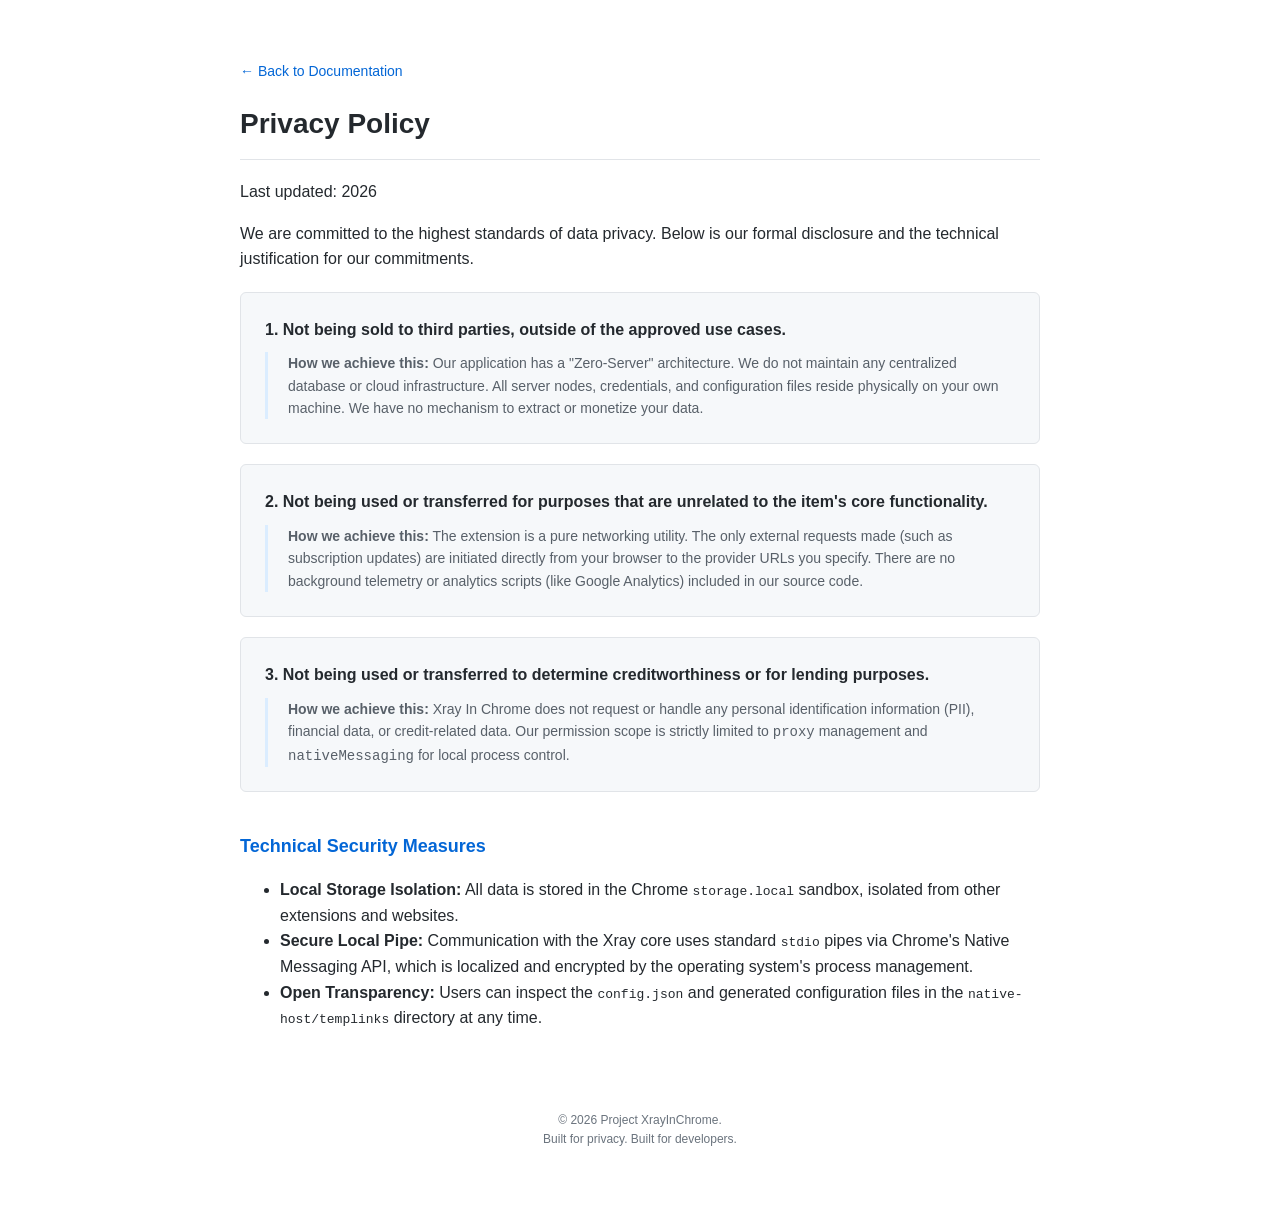
<file: docs/privacy.html>
<!DOCTYPE html>
<html lang="en">
<head>
    <meta charset="UTF-8">
    <meta name="viewport" content="width=device-width, initial-scale=1.0">
    <title>Privacy Policy | Xray In Chrome</title>
    <link rel="icon" type="image/png" href="extension/icons/32.png">
    <style>
        body {
            font-family: -apple-system, BlinkMacSystemFont, "Segoe UI", Helvetica, Arial, sans-serif;
            line-height: 1.6;
            color: #24292e;
            max-width: 800px;
            margin: 60px auto;
            padding: 0 40px;
            background: #ffffff;
        }
        h1 { font-size: 28px; border-bottom: 1px solid #e1e4e8; padding-bottom: 12px; }
        h2 { font-size: 18px; margin-top: 40px; color: #0366d6; }
        .commitment-group {
            border: 1px solid #e1e4e8;
            border-radius: 6px;
            padding: 24px;
            margin-top: 20px;
            background-color: #f6f8fa;
        }
        .declaration {
            font-weight: bold;
            font-size: 16px;
            display: block;
            margin-bottom: 10px;
            color: #24292e;
        }
        .explanation {
            font-size: 14px;
            color: #586069;
            padding-left: 20px;
            border-left: 3px solid #dbedff;
        }
        .back-link { font-size: 14px; color: #0366d6; text-decoration: none; display: block; margin-bottom: 20px; }
        footer { margin-top: 80px; font-size: 12px; color: #6a737d; text-align: center; }
    </style>
</head>
<body>

    <a href="index.html" class="back-link">&larr; Back to Documentation</a>
    
    <h1>Privacy Policy</h1>
    <p>Last updated: 2026</p>

    <p>We are committed to the highest standards of data privacy. Below is our formal disclosure and the technical justification for our commitments.</p>

    <div class="commitment-group">
        <span class="declaration">1. Not being sold to third parties, outside of the approved use cases.</span>
        <div class="explanation">
            <strong>How we achieve this:</strong> Our application has a "Zero-Server" architecture. We do not maintain any centralized database or cloud infrastructure. All server nodes, credentials, and configuration files reside physically on your own machine. We have no mechanism to extract or monetize your data.
        </div>
    </div>

    <div class="commitment-group">
        <span class="declaration">2. Not being used or transferred for purposes that are unrelated to the item's core functionality.</span>
        <div class="explanation">
            <strong>How we achieve this:</strong> The extension is a pure networking utility. The only external requests made (such as subscription updates) are initiated directly from your browser to the provider URLs you specify. There are no background telemetry or analytics scripts (like Google Analytics) included in our source code.
        </div>
    </div>

    <div class="commitment-group">
        <span class="declaration">3. Not being used or transferred to determine creditworthiness or for lending purposes.</span>
        <div class="explanation">
            <strong>How we achieve this:</strong> Xray In Chrome does not request or handle any personal identification information (PII), financial data, or credit-related data. Our permission scope is strictly limited to <code>proxy</code> management and <code>nativeMessaging</code> for local process control.
        </div>
    </div>

    <h2>Technical Security Measures</h2>
    <ul>
        <li><strong>Local Storage Isolation:</strong> All data is stored in the Chrome <code>storage.local</code> sandbox, isolated from other extensions and websites.</li>
        <li><strong>Secure Local Pipe:</strong> Communication with the Xray core uses standard <code>stdio</code> pipes via Chrome's Native Messaging API, which is localized and encrypted by the operating system's process management.</li>
        <li><strong>Open Transparency:</strong> Users can inspect the <code>config.json</code> and generated configuration files in the <code>native-host/templinks</code> directory at any time.</li>
    </ul>

    <footer>
        &copy; 2026 Project XrayInChrome. <br>
        Built for privacy. Built for developers.
    </footer>

</body>
</html>
</file>
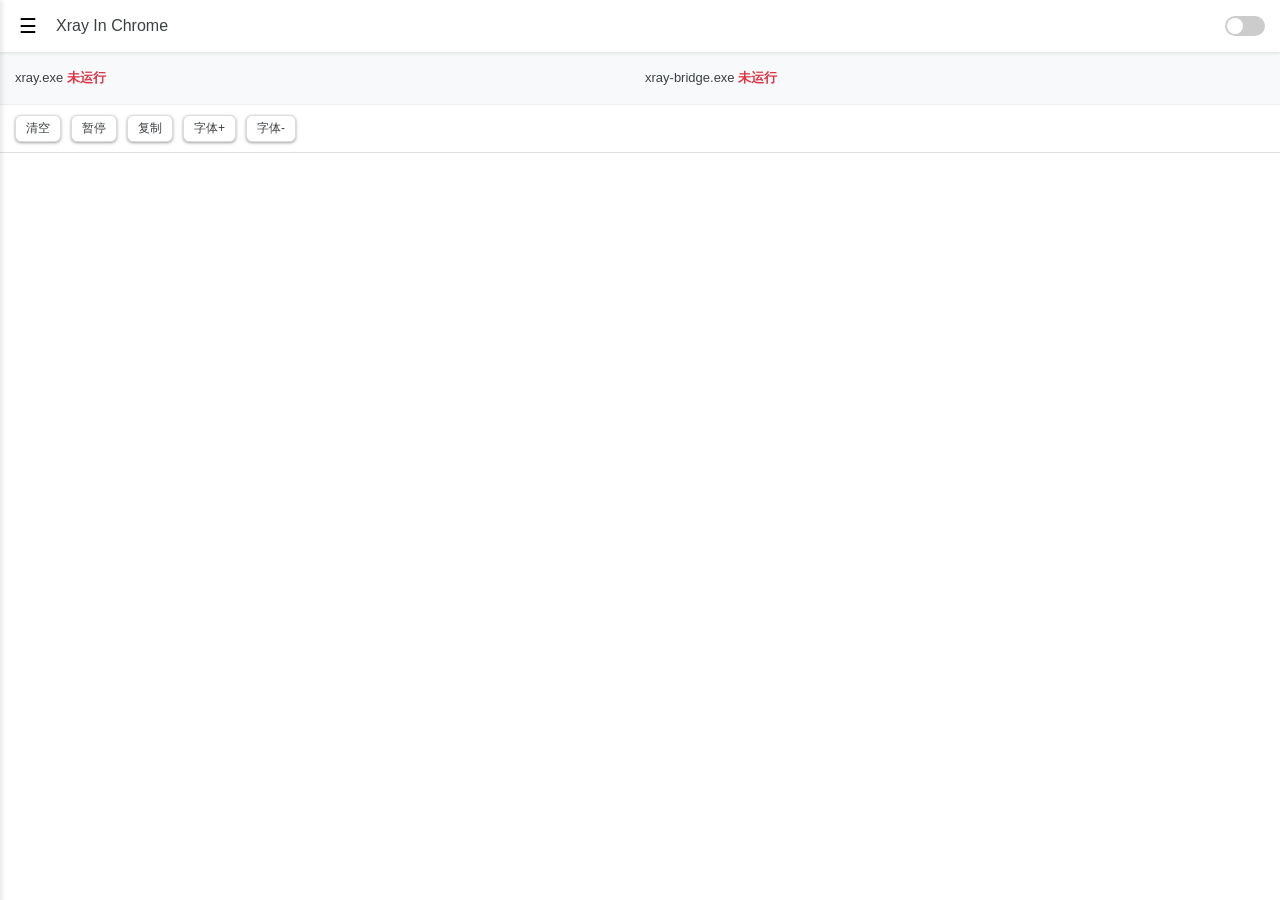
<file: extension/sidepanel.html>
<!DOCTYPE html>
<html>
<head>
  <meta charset="UTF-8">
  <meta name="viewport" content="width=device-width, initial-scale=1.0">
  <link rel="stylesheet" href="style.css">
</head>
<body>

  <!-- Header -->
  <header class="header">
    <div style="display: flex; align-items: center;">
      <button id="menuBtn" class="icon-btn" data-i18n-title="menu_title">☰</button>
      <div class="title" id="viewTitle">Xray In Chrome</div>
    </div>
    
    <!-- Top Right Controls -->
    <div class="header-controls">
      <label class="switch">
        <input type="checkbox" id="toggleSwitch">
        <span class="slider round"></span>
      </label>
    </div>
  </header>

  <!-- Navigation Menu (Drawer) -->
  <div id="navDrawer" class="nav-drawer">
    <nav>
      <a href="#" data-view="homeView" data-i18n="nav_home" class="nav-link active">首页</a>
      <a href="#" data-view="serverView" data-i18n="nav_server" class="nav-link">节点设置</a>
      <a href="#" data-view="subView" data-i18n="nav_sub" class="nav-link">订阅设置</a>
      <a href="#" data-view="settingsView" data-i18n="nav_settings" class="nav-link">系统设置</a>
      <a href="#" data-view="helpView" data-i18n="nav_help" class="nav-link">帮助说明</a>
    </nav>
  </div>
  <div id="overlay" class="overlay"></div>

  <main>
    <!-- Home View -->
    <section id="homeView" class="view active">
        <!-- 第一行：状态信息或活动节点 -->
        <div class="status-row">
            <div id="statusNormal" class="status-group">
                <div class="status-item">xray.exe <span id="xrayStatus" class="status-text stopped" data-i18n="status_stopped">未运行</span></div>
                <div class="status-item">xray-bridge.exe <span id="bridgeStatus" class="status-text stopped" data-i18n="status_stopped">未运行</span></div>
            </div>
            <div id="statusActive" class="status-active" style="display: none;">
                <span class="label" data-i18n="status_active_label">活动节点:</span>
                <span id="activeNodeDisplay" class="node-name-text">无</span>
            </div>
        </div>

        <!-- 第二行：日志控制按钮 -->
        <div class="log-controls">
            <button id="clearLogBtn" class="btn-sm" data-i18n="btn_log_clear">清空</button>
            <button id="pauseLogBtn" class="btn-sm" data-i18n="btn_log_pause">暂停</button>
            <button id="copyLogBtn" class="btn-sm" data-i18n="btn_log_copy">复制</button>
            <button id="fontPlusBtn" class="btn-sm" data-i18n="btn_font_plus" data-i18n-title="tooltip_font_plus">字体+</button>
            <button id="fontMinusBtn" class="btn-sm" data-i18n="btn_font_minus" data-i18n-title="tooltip_font_minus">字体-</button>
        </div>

        <!-- 剩余部分：日志打印区 -->
        <div class="log-container">
            <pre id="output"></pre>
        </div>
    </section>

    <!-- Server View -->
    <section id="serverView" class="view">
      <div class="view-content flex-column">
        <!-- 导入面板 -->
        <div class="card" style="flex-shrink: 0;">
          <div class="card-header" style="display: flex; justify-content: space-between; align-items: center; padding: 5px 10px;">
            <select id="importTypeSelect" style="border: none; background: transparent; font-size: 13px; font-weight: 500; color: #5f6368; outline: none; cursor: pointer;">
              <option value="paste" data-i18n="import_paste">粘贴导入</option>
              <option value="file" data-i18n="import_file">文件导入</option>
              <option value="sub" data-i18n="import_sub">订阅导入</option>
            </select>
            <button id="unifiedAddBtn" class="btn-text-sm" style="font-weight: bold;" data-i18n="btn_add">添加</button>
          </div>
          <div class="card-body" id="importCardBody">
            <!-- 粘贴区域 -->
            <div id="pasteArea">
              <div style="display: flex; flex-direction: column; gap: 8px;">
                <textarea id="shareLinkInput" data-i18n="placeholder_paste_links" placeholder="在此粘贴 VLESS/VMess/SS/Trojan 链接...
每行一个链接" rows="3" style="width: 100%; padding: 8px; border: 1px solid #dadce0; border-radius: 4px; font-size: 12px; resize: vertical; outline: none; font-family: inherit;"></textarea>
                <div style="display: flex; justify-content: flex-start; align-items: center;">
                  <span id="pasteResult" style="font-size: 11px;"></span>
                </div>
              </div>
            </div>
            <!-- 文件区域 -->
            <div id="fileArea" style="display: none;">
              <div class="input-group" style="margin-bottom: 0;">
                <input type="text" id="localConfigPath" data-i18n="placeholder_select_file" placeholder="点击选择json配置文件..." readonly style="cursor: pointer; flex: 1;">
              </div>
            </div>
            <!-- 订阅区域 -->
            <div id="subArea" style="display: none; margin: -15px;">
              <div id="subList" class="node-list" style="max-height: 120px; border: none;">
                <!-- 订阅列表动态生成 -->
              </div>
            </div>
          </div>
        </div>

        <!-- 节点列表 -->
        <div class="card flex-1 flex-column" id="nodeListCard" style="min-height: 0;">
          <div class="card-header" style="padding: 5px 10px; display: flex; align-items: center; gap: 8px; flex-shrink: 0;">
            <input type="text" id="nodeSearch" data-i18n="placeholder_search" placeholder="搜索" style="flex: 1; border: none; background: transparent; outline: none; font-size: 13px; padding: 5px 0;">
            <button id="dedupeNodesBtn" class="btn-text-sm" data-i18n="btn_dedupe" data-i18n-title="tooltip_dedupe" title="按内容去重">除重</button>
            <button id="deleteAllNodesBtn" class="btn-text-sm" data-i18n="btn_clear_all" data-i18n-title="tooltip_clear_all" title="清空全部">清空</button>
          </div>
          <div class="card-body flex-1" style="padding: 0; min-height: 0; overflow: hidden; display: flex; flex-direction: column;">
            <div id="nodeList" class="node-list" style="flex: 1; max-height: none;">
              <!-- 内容将由 JS 动态生成 -->
            </div>
          </div>
        </div>
      </div>
    </section>

    <!-- Subscription View -->
    <section id="subView" class="view">
      <div class="view-content">
        <!-- 添加订阅卡片 -->
        <div class="card">
          <div class="card-header" data-i18n="sub_add_header">添加新订阅</div>
          <div class="card-body">
            <div style="display: flex; flex-direction: column; gap: 12px;">
              <div class="input-item">
                <label style="font-size: 12px; color: #5f6368; display: block; margin-bottom: 4px;" data-i18n="label_sub_name">订阅名称</label>
                <input type="text" id="newSubName" data-i18n="placeholder_sub_name" placeholder="例如：我的常用机场" class="form-input" style="width: 100%;">
              </div>
              <div class="input-item">
                <label style="font-size: 12px; color: #5f6368; display: block; margin-bottom: 4px;" data-i18n="label_sub_url">订阅链接 (URL)</label>
                <input type="text" id="newSubUrl" data-i18n="placeholder_sub_url" placeholder="https://example.com/subscribe" class="form-input" style="width: 100%;">
              </div>
              <div style="display: flex; justify-content: space-between; align-items: center; margin-top: 4px;">
                <span id="subAddResult" style="font-size: 11px;"></span>
                <button id="addNewSubBtn" class="btn-primary" data-i18n="btn_add_sub">添加订阅</button>
              </div>
            </div>
          </div>
        </div>

        <!-- 订阅管理卡片 -->
        <div class="card">
          <div class="card-header" data-i18n="sub_manage_header">管理已保存的订阅</div>
          <div class="card-body" style="padding: 0;">
            <div id="subSettingsList" class="node-list" style="max-height: none;">
              <!-- 内容动态生成 -->
            </div>
          </div>
        </div>
      </div>
    </section>

    <!-- Settings View -->
    <section id="settingsView" class="view">
      <div class="view-content">
        <div class="card">
          <div class="card-header" data-i18n="settings_inbound_header">入站设置 (Inbound)</div>
          <div class="card-body">
            <div style="display: flex; flex-direction: column; gap: 12px;">
              <div class="input-item">
                <label style="font-size: 13px; color: #5f6368; display: block; margin-bottom: 4px;" data-i18n="label_socks_port">SOCKS 端口</label>
                <input type="number" id="socksPort" data-i18n="placeholder_socks_port" placeholder="默认 10808" class="form-input setting-input" style="width: 100%;">
              </div>
              <div class="input-item">
                <label style="font-size: 13px; color: #5f6368; display: block; margin-bottom: 4px;" data-i18n="label_http_port">HTTP 端口</label>
                <input type="number" id="httpPort" data-i18n="placeholder_http_port" placeholder="默认 10809" class="form-input setting-input" style="width: 100%;">
              </div>
              <div style="display: flex; align-items: center; gap: 10px; margin-top: 8px;">
                <button id="saveSettingsBtn" class="btn-primary" data-i18n="btn_save_ports">保存端口</button>
                <span id="saveSettingsResult" style="font-size: 12px;"></span>
              </div>
            </div>
            <div class="hint" style="margin-top: 10px;" data-i18n="hint_restart_xray">注意: 修改设置后需重启 Xray 才能生效。</div>
          </div>
        </div>

        <!-- 浏览器代理卡片 -->
        <div class="card">
          <div class="card-header" data-i18n="settings_proxy_header">浏览器代理 (Proxy)</div>
          <div class="card-body">
            <div style="display: flex; flex-direction: column; gap: 12px;">
              <div style="display: flex; align-items: center; gap: 8px;">
                <input type="checkbox" id="proxyBrowserCheckbox" class="setting-input" style="cursor: pointer; width: 14px; height: 14px;">
                <label for="proxyBrowserCheckbox" style="font-size: 13px; color: #3c4043; cursor: pointer;" data-i18n="label_proxy_browser">使用[Xray in Chrome]接管此浏览器代理</label>
              </div>
              <div style="display: flex; align-items: center; gap: 10px; margin-top: 4px;">
                <button id="saveProxyBtn" class="btn-primary" data-i18n="btn_apply_proxy">应用代理</button>
              </div>
            </div>
            <div class="hint" style="margin-top: 10px;" data-i18n="hint_proxy_info">提示：开启后浏览器流量将通过上方定义的 SOCKS 端口转发。</div>
          </div>
        </div>
      </div>
    </section>

    <!-- Help View -->
    <section id="helpView" class="view">
      <div class="view-content">
        <div class="help-guide">
          <h2 class="guide-title" data-i18n="help_guide_title">快速上手指南</h2>
          
          <div class="step-list">
            <div class="step-item">
              <div class="step-number">1</div>
              <div class="step-content">
                <div class="step-title" data-i18n="help_step1_title">第一步：获取并启动向导</div>
                <div class="step-desc" data-i18n="help_step1_desc">访问 GitHub 下载并运行 安装向导 'xray-bridge.exe'。</div>
              </div>
            </div>
            <div class="step-item">
              <div class="step-number">2</div>
              <div class="step-content">
                <div class="step-title" data-i18n="help_step2_title">第二步：确认意图</div>
                <div class="step-desc" data-i18n="help_step2_desc">在弹出的对话框中选择 'Yes' 以开始安装或更新桥接程序。</div>
              </div>
            </div>
            <div class="step-item">
              <div class="step-number">3</div>
              <div class="step-content">
                <div class="step-title" data-i18n="help_step3_title">第三步：关联核心</div>
                <div class="step-desc" data-i18n="help_step3_desc">在文件选择对话框中，选中你电脑上的 'xray.exe' 核心文件并点击确定。此操作会将桥接程序注册到 Windows 注册表，使 Chrome 浏览器获得调用xray的权限。</div>
              </div>
            </div>
            <div class="step-item">
              <div class="step-number">4</div>
              <div class="step-content">
                <div class="step-title" data-i18n="help_step4_title">第四步：连接验证</div>
                <div class="step-desc" data-i18n="help_step4_desc">重启浏览器并点击 Xray in Chrome 插件按钮打开侧边栏。此时插件会自动启动桥接程序，确认 'xray-bridge.exe' 状态变为 '运行中'，表明通信链路已打通。</div>
              </div>
            </div>
            <div class="step-item">
              <div class="step-number">5</div>
              <div class="step-content">
                <div class="step-title" data-i18n="help_step5_title">第五步：配置节点</div>
                <div class="step-desc" data-i18n="help_step5_desc">在 '节点设置' 页面导入代理节点，并点击选中一个目标节点（状态显示为 ✅），将其设为活动配置。</div>
              </div>
            </div>
            <div class="step-item">
              <div class="step-number">6</div>
              <div class="step-content">
                <div class="step-title" data-i18n="help_step6_title">第六步：启动核心</div>
                <div class="step-desc" data-i18n="help_step6_desc">在 '首页' 右上角开启运行开关。此操作将正式启动 'xray.exe' 核心进程。确认状态变为 '运行中' 且日志无报错，即启动成功。</div>
              </div>
            </div>
            <div class="step-item">
              <div class="step-number">7</div>
              <div class="step-content">
                <div class="step-title" data-i18n="help_step7_title">第七步：接管流量</div>
                <div class="step-desc" data-i18n="help_step7_desc">在 '系统设置' 中勾选 '接管此浏览器代理' 并点击 '应用'，浏览器流量将正式通过 Xray 转发。</div>
              </div>
            </div>
          </div>
        </div>
      </div>
    </section>
  </main>

  <!-- Custom Modal Dialog -->
  <div id="customModal" class="modal-overlay">
    <div class="modal-content">
      <div id="modalTitle" class="modal-header" data-i18n="modal_default_title">提示</div>
      <div id="modalBody" class="modal-body" style="margin-bottom: 10px;" data-i18n="modal_default_body">确认执行此操作吗？</div>
      
      <!-- Input Group for Modal -->
      <div id="modalInputArea" style="display: none;">
        <div id="modalField1" style="margin-bottom: 12px;">
          <label id="label1" style="font-size: 11px; color: #80868b; display: block; margin-bottom: 4px;" data-i18n="modal_default_field1">字段1</label>
          <input type="text" id="modalInput1" class="form-input" style="width: 100%;">
        </div>
        <div id="modalField2" style="margin-bottom: 20px; display: none;">
          <label id="label2" style="font-size: 11px; color: #80868b; display: block; margin-bottom: 4px;" data-i18n="modal_default_field2">字段2</label>
          <input type="text" id="modalInput2" class="form-input" style="width: 100%;">
        </div>
      </div>

      <div class="modal-footer">
        <button id="modalCancelBtn" class="btn-secondary" data-i18n="modal_btn_cancel">取消</button>
        <button id="modalConfirmBtn" class="btn-primary" data-i18n="modal_btn_ok">确定</button>
      </div>
    </div>
  </div>

  <script type="module" src="sidepanel.js"></script>
</body>
</html>
</file>
<file: extension/style.css>
body {
  margin: 0;
  padding: 0;
  font-family: 'Segoe UI', Tahoma, Geneva, Verdana, sans-serif;
  color: #3c4043;
  overflow: hidden; 
  background-color: #f8f9fa;
  height: 100vh;
  display: flex;
  flex-direction: column;
}

/* Header */
.header {
  flex-shrink: 0;
  display: flex;
  align-items: center;
  justify-content: space-between;
  padding: 10px 15px;
  background: white;
  box-shadow: 0 1px 3px rgba(0,0,0,0.12);
  z-index: 100;
}

.icon-btn {
  background: none;
  border: none;
  font-size: 20px;
  cursor: pointer;
  margin-right: 15px;
  padding: 4px;
  border-radius: 4px;
}

.icon-btn:hover { background: #f1f3f4; }

.title {
  font-size: 16px;
  font-weight: 500;
  white-space: nowrap;
  overflow: hidden;
  text-overflow: ellipsis;
  flex: 1; /* 让标题占据所有可用空间 */
  margin-right: 10px; /* 与右侧开关保持一点间距 */
}

/* 容器布局优化 */
.header > div:first-child {
  flex: 1;
  min-width: 0;
  display: flex;
  align-items: center;
}

.header-controls {
  flex-shrink: 0; /* 确保开关按钮不会被挤压 */
}

/* Navigation Drawer */
.nav-drawer {
  position: absolute;
  top: 0;
  left: -250px; /* Initially hidden */
  width: 250px;
  height: 100%;
  background: white;
  box-shadow: 2px 0 5px rgba(0,0,0,0.1);
  z-index: 200;
  transition: left 0.3s ease;
  padding-top: 20px;
}

.nav-drawer.open { left: 0; }

.nav-link {
  display: block;
  padding: 12px 20px;
  text-decoration: none;
  color: #3c4043;
  font-size: 14px;
  transition: background 0.2s;
}

.nav-link:hover { background: #f1f3f4; }
.nav-link.active {
  background: #e8f0fe;
  color: #1a73e8;
  font-weight: 500;
}

.overlay {
  position: absolute;
  top: 0; left: 0; right: 0; bottom: 0;
  background: rgba(0,0,0,0.4);
  z-index: 150;
  display: none;
}

.overlay.visible { display: block; }

/* Main Content Views */
main {
  flex: 1;
  position: relative;
  overflow: hidden;
}

.view {
  display: none; /* Hide all views by default */
  flex-direction: column;
  height: 100%;
  width: 100%;
  background: white;
  position: absolute;
  top: 0;
  left: 0;
}

.view.active { 
  display: flex !important; 
}

.view-header {
  padding: 15px;
  border-bottom: 1px solid #ddd;
  background: #fff;
}

.view-header h2 {
  margin: 0;
  font-size: 16px;
  font-weight: 500;
}

/* Generic Page Content */
.view-content {
  padding: 15px;
  overflow-y: auto;
  height: 100%;
  box-sizing: border-box;
}

.view-content.flex-column {
  overflow-y: hidden;
}

.flex-column { display: flex; flex-direction: column; }
.flex-1 { flex: 1; }
.overflow-hidden { overflow: hidden; }

/* Card Style */
.card {
  background: white;
  border: 1px solid #dadce0;
  border-radius: 8px;
  margin-bottom: 15px;
  overflow: hidden;
  box-shadow: 0 1px 2px rgba(60,64,67,0.1);
}

.card-header {
  padding: 10px 15px;
  background: #f8f9fa;
  border-bottom: 1px solid #dadce0;
  font-size: 13px;
  font-weight: 500;
  color: #5f6368;
}

.card-body {
  padding: 15px;
}

/* Input Group */
.input-group {
  display: flex;
  gap: 8px;
  margin-bottom: 8px;
}

.input-group input {
  flex: 1;
  padding: 8px 12px;
  border: 1px solid #dadce0;
  border-radius: 4px;
  font-size: 13px;
  outline: none;
}

.input-group input:focus {
  border-color: #1a73e8;
  box-shadow: 0 0 0 2px rgba(26,115,232,0.2);
}

.form-input {
  padding: 8px 12px;
  border: 1px solid #dadce0;
  border-radius: 4px;
  font-size: 13px;
  outline: none;
  box-sizing: border-box;
}

.form-input:focus,
textarea#shareLinkInput:focus {
  border-color: #1a73e8;
  box-shadow: 0 0 0 2px rgba(26,115,232,0.2);
}

/* Buttons */
.btn-primary {
  background: #1a73e8;
  color: white;
  border: none;
  padding: 8px 16px;
  border-radius: 4px;
  cursor: pointer;
  font-size: 13px;
  font-weight: 500;
}

.btn-primary:hover { background: #1765cc; }

.btn-secondary {
  background: #f1f3f4;
  color: #3c4043;
  border: 1px solid #dadce0;
  padding: 8px 16px;
  border-radius: 4px;
  cursor: pointer;
  font-size: 13px;
}

.btn-secondary:hover { background: #e8eaed; }

.btn-text {
  background: none;
  border: none;
  color: #1a73e8;
  cursor: pointer;
  font-size: 13px;
  padding: 4px 8px;
}

.btn-text:hover { background: #f1f8fe; border-radius: 4px; }

.btn-icon-sm {
  background: none;
  border: none;
  cursor: pointer;
  padding: 4px;
  border-radius: 4px;
  font-size: 14px;
  display: flex;
  align-items: center;
  justify-content: center;
  transition: background 0.2s;
}

.btn-icon-sm:hover {
  background: #e8eaed;
}

.btn-text-sm {
  background: none;
  border: none;
  color: #1a73e8;
  cursor: pointer;
  font-size: 12px;
  padding: 2px 6px;
  border-radius: 4px;
  white-space: nowrap;
}

.btn-text-sm:hover {
  background: #f1f8fe;
}

/* Custom Modal */
.modal-overlay {
  position: absolute;
  top: 0; left: 0; right: 0; bottom: 0;
  background: rgba(0,0,0,0.5);
  display: none; /* Initially hidden */
  align-items: center;
  justify-content: center;
  z-index: 1000;
  backdrop-filter: blur(2px);
}

.modal-overlay.visible {
  display: flex;
}

.modal-content {
  background: white;
  width: 85%;
  max-width: 300px;
  border-radius: 8px;
  box-shadow: 0 4px 12px rgba(0,0,0,0.2);
  padding: 20px;
  animation: modalSlideUp 0.3s ease;
}

@keyframes modalSlideUp {
  from { transform: translateY(20px); opacity: 0; }
  to { transform: translateY(0); opacity: 1; }
}

.modal-header {
  font-size: 16px;
  font-weight: 500;
  margin-bottom: 12px;
  color: #202124;
}

.modal-body {
  font-size: 14px;
  color: #5f6368;
  margin-bottom: 20px;
  line-height: 1.5;
}

.modal-footer {
  display: flex;
  justify-content: flex-end;
  gap: 10px;
}

.modal-footer button {
  padding: 6px 16px;
}

.hint {
  font-size: 11px;
  color: #80868b;
  margin-top: 4px;
}

/* Help Text Styles */
.card-body p {
  margin: 0 0 10px 0;
}

.card-body p:last-child {
  margin-bottom: 0;
}

.card-body code {
  background: #f1f3f4;
  padding: 2px 4px;
  border-radius: 4px;
  font-family: 'Consolas', monospace;
  font-size: 12px;
  color: #d93025;
}

/* Node List */
.node-list {
  display: flex;
  flex-direction: column;
  max-height: 500px; /* 约 10 个项目的高度 */
  overflow-y: auto;
}

.empty-hint {
  padding: 30px;
  text-align: center;
  color: #9aa0a6;
  font-size: 13px;
}

.node-item {
  display: flex;
  flex-direction: row; /* 整体左右布局 */
  padding: 10px 12px;
  border-bottom: 1px solid #f1f3f4;
  transition: background 0.2s;
  align-items: center;
}

.node-item:hover { background: #f8f9fa; }
.node-item.selected {
  background: #e8f0fe;
  border-left: 4px solid #1a73e8;
}

.node-info-container {
  flex: 1;
  min-width: 0;
  display: flex;
  flex-direction: column;
}

.node-name {
  font-size: 13px;
  font-weight: 500;
  color: #202124;
  margin-bottom: 6px;
  white-space: nowrap;
  overflow: hidden;
  text-overflow: ellipsis;
}

.node-meta-row {
  display: flex;
  align-items: center;
  gap: 8px;
}

.node-meta {
  font-size: 11px;
  color: #5f6368;
  white-space: nowrap;
  overflow: hidden;
  text-overflow: ellipsis;
  flex: 1;
}

.node-actions {
  display: flex;
  flex-direction: column;
  gap: 2px;
  padding-left: 10px;
  border-left: 1px solid #eee;
  margin-left: 10px;
  flex-shrink: 0;
  visibility: hidden; 
  opacity: 0;
  transition: opacity 0.2s ease;
}

/* 订阅列表项专用样式 */
.sub-item {
  display: flex;
  align-items: center;
  padding: 8px 12px;
  border-bottom: 1px solid #f1f3f4;
}

.sub-checkbox {
  margin-right: 10px;
  cursor: pointer;
  width: 14px;
  height: 14px;
}

.sub-info {
  flex: 1;
  min-width: 0;
  cursor: default;
}

.sub-name {
  font-size: 13px;
  font-weight: 500;
  color: #202124;
  white-space: nowrap;
  overflow: hidden;
  text-overflow: ellipsis;
}

.sub-url {
  font-size: 11px;
  color: #80868b;
  white-space: nowrap;
  overflow: hidden;
  text-overflow: ellipsis;
}

.node-item:hover .node-actions,
.sub-item:hover .node-actions {
  visibility: visible;
  opacity: 1;
}

.node-btn {
  background: none;
  border: none;
  cursor: pointer;
  padding: 1px 4px;
  border-radius: 3px;
  font-size: 11px;
  text-align: right;
  white-space: nowrap;
}

.btn-text-sm {
  color: #1a73e8;
}

.btn-text-sm:hover {
  background: #f1f8fe;
}

.clone-btn {
  color: #8b4513 !important; /* 棕色 */
}

.clone-btn:hover {
  background: #fdf5e6;
}

.node-btn:hover { background: #e8eaed; }

/* Toggle Switch */
.switch {
  position: relative;
  display: inline-block;
  width: 40px;
  height: 20px;
}

.switch input { opacity: 0; width: 0; height: 0; }

.slider {
  position: absolute;
  cursor: pointer;
  top: 0; left: 0; right: 0; bottom: 0;
  background-color: #ccc;
  transition: .4s;
  border-radius: 34px;
}

.slider:before {
  position: absolute;
  content: "";
  height: 16px; width: 16px;
  left: 2px; bottom: 2px;
  background-color: white;
  transition: .4s;
  border-radius: 50%;
}

input:checked + .slider { background-color: #28a745; }
input:checked + .slider:before { transform: translateX(20px); }

/* Main Content */
main {
  flex: 1;
  position: relative;
  overflow: hidden;
}

#homeView {
  display: flex;
  flex-direction: column;
  height: 100%;
}

.home-top {
  flex-shrink: 0;
  padding: 15px;
  background: white;
  border-bottom: 1px solid #ddd;
}

.status-container {
  font-size: 13px;
  line-height: 1.8;
}

.status-text { font-weight: bold; }
.running { color: #28a745; }
.stopped { color: #dc3545; }

.status-row {
  display: flex;
  flex-direction: column;
  justify-content: center;
  align-items: flex-start;
  padding: 8px 15px;
  background: #f8f9fa;
  border-bottom: 1px solid #eee;
  font-size: 13px;
  min-height: 36px;
  gap: 6px;
}

.status-group {
  display: flex;
  width: 100%;
  justify-content: space-between;
  gap: 10px;
}

.status-active {
  display: flex;
  align-items: center;
  width: 100%;
  font-weight: 500;
  color: #3c4043;
}

.status-active .label {
  color: #70757a;
  margin-right: 8px;
  font-size: 12px;
  flex-shrink: 0;
}

.node-name-text {
  flex: 1;
  white-space: nowrap;
  overflow: hidden;
  text-overflow: ellipsis;
  color: #1a73e8;
}

.status-item {
  flex: 1;
}

.log-controls {
  flex-shrink: 0;
  display: flex;
  gap: 10px;
  padding: 10px 15px;
  background: #ffffff;
  border-bottom: 1px solid #e0e0e0;
  align-items: center;
}

/* 专业化按钮样式 */
.btn-sm {
  background-color: #ffffff;
  color: #3c4043;
  border: 1px solid #dadce0;
  border-radius: 6px;
  padding: 4px 10px;
  font-size: 12px;
  cursor: pointer;
  font-weight: 500;
  transition: all 0.2s cubic-bezier(0.4, 0, 0.2, 1);
  box-shadow: 0 1px 2px 0 rgba(60,64,67,0.3), 0 1px 3px 1px rgba(60,64,67,0.15);
  display: inline-flex;
  align-items: center;
  justify-content: center;
}

.btn-sm:hover {
  background-color: #f8f9fa;
  border-color: #d2d2d2;
  box-shadow: 0 1px 2px 0 rgba(60,64,67,0.3), 0 1px 3px 1px rgba(60,64,67,0.15);
}

.btn-sm:active {
  background-color: #f1f3f4;
  box-shadow: none;
}

.btn-sm#clearLogBtn:hover { color: #d93025; border-color: #fad2cf; }
.btn-sm#pauseLogBtn:hover { color: #1a73e8; border-color: #d2e3fc; }
.btn-sm#copyLogBtn:hover { color: #188038; border-color: #ceead6; }

.log-container {
  flex: 1;
  display: flex;
  flex-direction: column;
  min-height: 0;
  background: white;
  overflow: hidden;
}

pre#output {
  flex: 1;
  overflow: auto;
  white-space: pre;
  margin: 0;
  padding: 10px;
  font-family: 'Consolas', 'Monaco', monospace;
  font-size: 12px;
  border: none;
  background: white;
  color: #202124;
  display: block;
}

/* Help Guide Styles */
.help-guide {
  margin-bottom: 20px;
}

.guide-title {
  font-size: 18px;
  font-weight: 600;
  color: #202124;
  margin-bottom: 20px;
  padding-left: 5px;
  border-left: 4px solid #1a73e8;
}

.step-list {
  display: flex;
  flex-direction: column;
  gap: 20px;
  position: relative;
}

/* Vertical line connecting steps */
.step-list::before {
  content: '';
  position: absolute;
  left: 15px;
  top: 10px;
  bottom: 10px;
  width: 2px;
  background: #dadce0;
  z-index: 0;
}

.step-item {
  display: flex;
  gap: 15px;
  position: relative;
  z-index: 1;
}

.step-number {
  flex-shrink: 0;
  width: 30px;
  height: 30px;
  background: #1a73e8;
  color: white;
  border-radius: 50%;
  display: flex;
  align-items: center;
  justify-content: center;
  font-size: 14px;
  font-weight: bold;
  box-shadow: 0 0 0 4px white;
}

.step-content {
  flex: 1;
  padding-bottom: 10px;
}

.step-title {
  font-size: 14px;
  font-weight: 600;
  color: #3c4043;
  margin-bottom: 4px;
}

.step-desc {
  font-size: 13px;
  color: #5f6368;
  line-height: 1.5;
}
</file>
